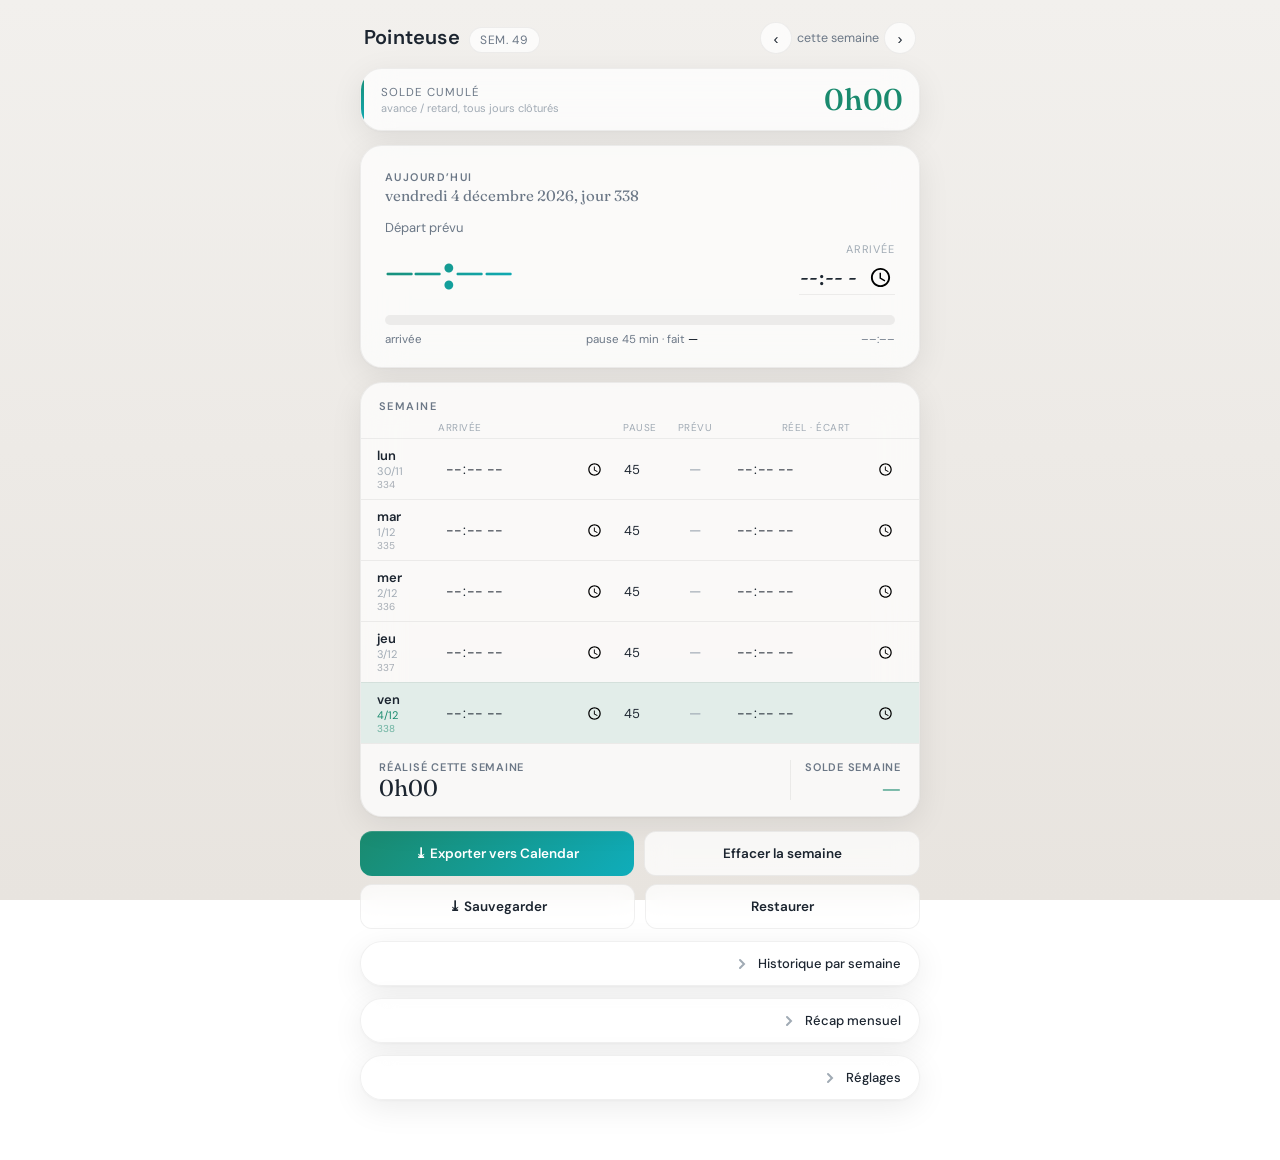
<file: index.html>
<!DOCTYPE html>
<html lang="fr">
<head>
<meta charset="UTF-8">
<meta name="viewport" content="width=device-width, initial-scale=1.0, viewport-fit=cover">
<title>Pointeuse</title>
<meta name="description" content="Application de suivi des heures de travail — 39h/semaine">
<meta property="og:title" content="Pointeuse">
<meta property="og:description" content="PWA de suivi des heures de travail — solde, export CSV/ICS, mode hors-ligne">
<meta property="og:type" content="website">
<meta property="og:url" content="https://josuerochadev.github.io/pointeuse/">
<meta property="og:image" content="https://josuerochadev.github.io/pointeuse/icons/icon-512.png">
<meta name="apple-mobile-web-app-capable" content="yes">
<meta name="mobile-web-app-capable" content="yes">
<meta name="apple-mobile-web-app-status-bar-style" content="black-translucent">
<meta name="apple-mobile-web-app-title" content="Pointeuse">
<meta name="theme-color" content="#0F1419" media="(prefers-color-scheme: dark)">
<meta name="theme-color" content="#F2F0ED" media="(prefers-color-scheme: light)">
<link rel="manifest" href="manifest.json">
<link rel="apple-touch-icon" href="icons/apple-touch-icon.png">
<link rel="icon" type="image/png" sizes="192x192" href="icons/icon-192.png">
<link rel="preconnect" href="https://fonts.googleapis.com">
<link rel="preconnect" href="https://fonts.gstatic.com" crossorigin>
<link href="https://fonts.googleapis.com/css2?family=Fraunces:opsz,wght@9..144,400;9..144,500;9..144,600&family=DM+Sans:wght@400;500;600&display=swap" rel="stylesheet">
<link rel="stylesheet" href="style.css">
</head>
<body>
<a href="#app" class="skip-link">Aller au contenu</a>
<div class="wrap" id="app" role="main" aria-label="Pointeuse"><div class="loading">Chargement...</div></div>
<div class="toast" id="toast" role="status" aria-live="polite"></div>
<input type="file" id="imp" accept="application/json" style="display:none" aria-label="Importer une sauvegarde">
<script type="module" src="app.js"></script>
</body>
</html>
</file>
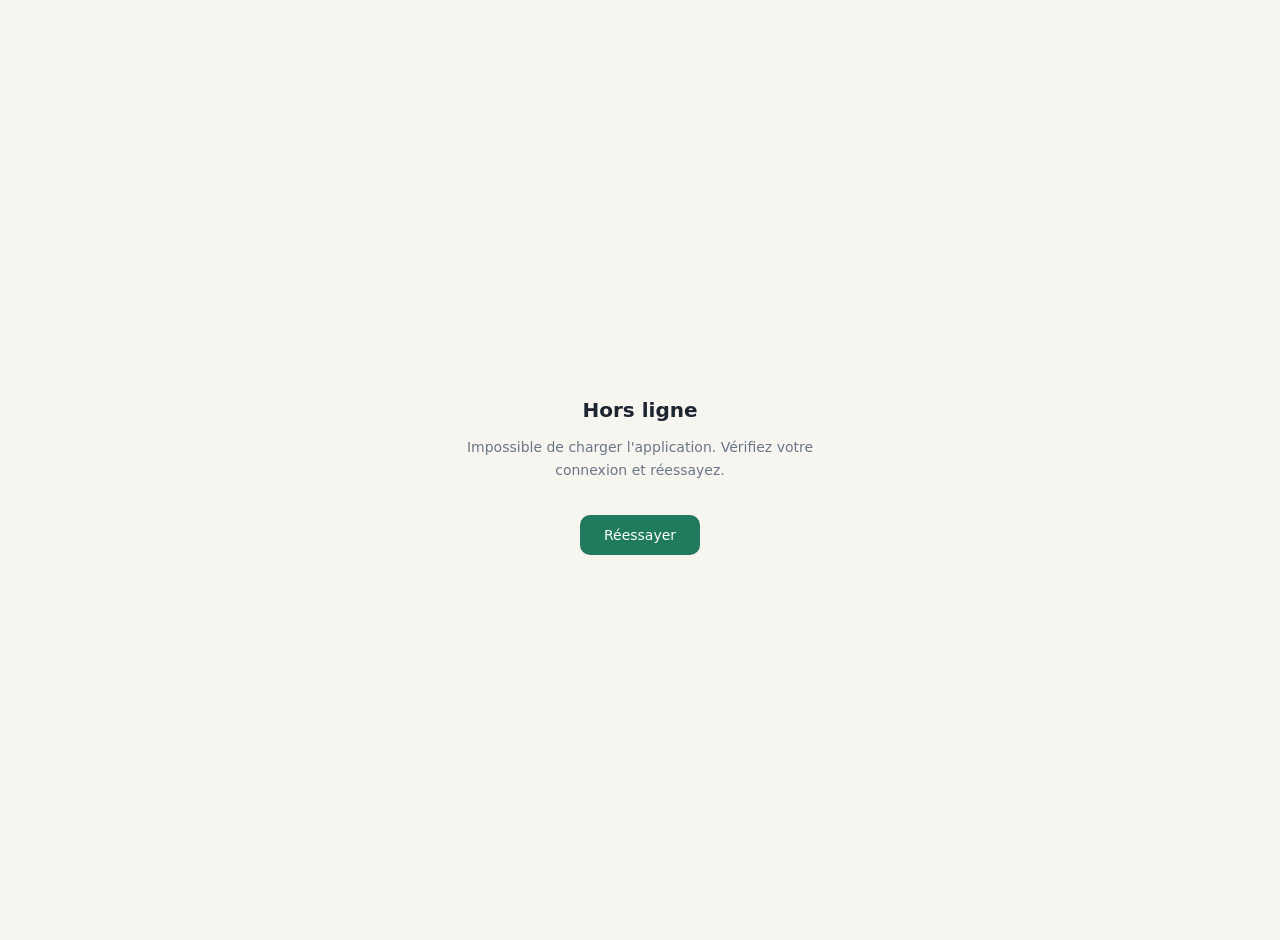
<file: offline.html>
<!DOCTYPE html>
<html lang="fr">
<head>
<meta charset="UTF-8">
<meta name="viewport" content="width=device-width,initial-scale=1">
<title>Pointeuse — Hors ligne</title>
<style>
body{font-family:system-ui,sans-serif;background:#161D26;color:#C5CFDA;display:flex;align-items:center;justify-content:center;min-height:100vh;margin:0;text-align:center;padding:20px}
.box{max-width:360px}
h1{font-size:20px;margin-bottom:12px}
p{font-size:14px;color:#7E8A98;line-height:1.6}
button{margin-top:20px;background:#1F7A5E;color:#fff;border:none;border-radius:10px;padding:12px 24px;font-size:14px;cursor:pointer;font-family:inherit}
@media(prefers-color-scheme:light){
  body{background:#F7F5F0;color:#1C2530}
  p{color:#6A7686}
}
</style>
</head>
<body>
<div class="box">
<h1>Hors ligne</h1>
<p>Impossible de charger l'application. V&eacute;rifiez votre connexion et r&eacute;essayez.</p>
<button onclick="location.reload()">R&eacute;essayer</button>
</div>
</body>
</html>
</file>
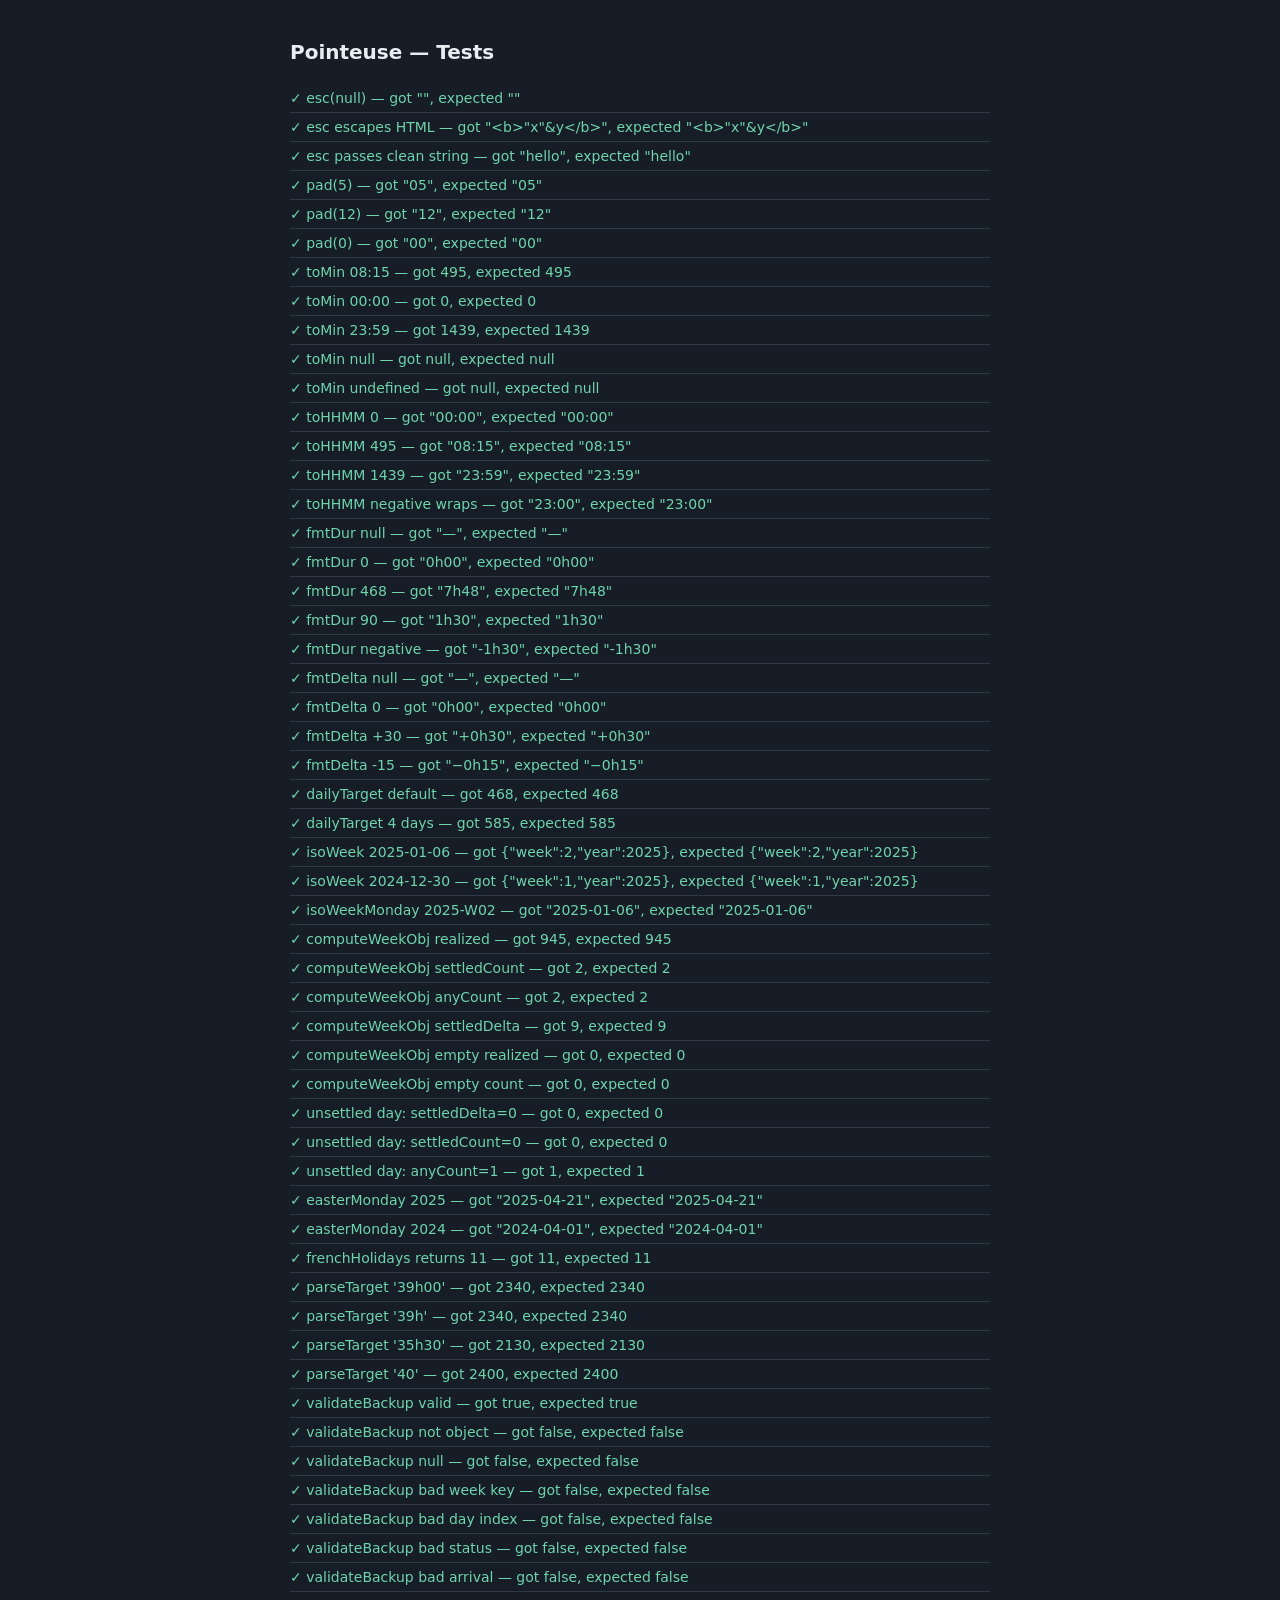
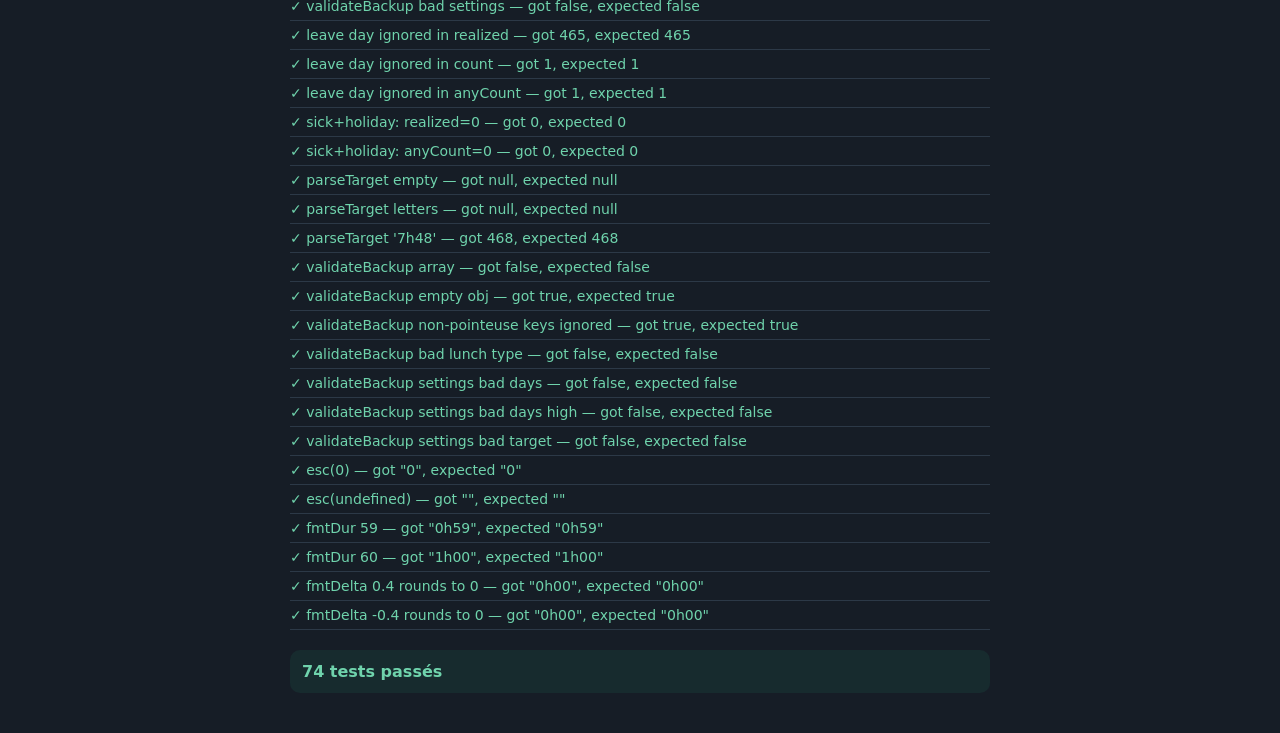
<file: tests.html>
<!DOCTYPE html>
<html lang="fr">
<head>
<meta charset="UTF-8">
<title>Pointeuse — Tests unitaires</title>
<style>
body{font-family:system-ui;max-width:700px;margin:40px auto;padding:0 16px;background:#161D26;color:#E8EDF2}
h1{font-size:20px;margin-bottom:20px}
.pass{color:#6FD3AC}.fail{color:#E6AE72}
.result{padding:6px 0;font-size:14px;border-bottom:1px solid #2C3947}
.summary{margin-top:20px;font-size:16px;font-weight:600;padding:12px;border-radius:10px}
.summary.ok{background:rgba(31,122,94,.15);color:#6FD3AC}
.summary.ko{background:rgba(181,112,42,.15);color:#E6AE72}
</style>
</head>
<body>
<h1>Pointeuse — Tests</h1>
<div id="out"></div>
<div id="sum"></div>
<script type="module">
import{DEFAULTS,esc,pad,toMin,toHHMM,fmtDur,fmtDelta,dailyTarget,isoWeek,isoWeekMonday,computeWeekObj,easterMonday,frenchHolidays,parseTarget,validateBackup}from"./compute.js";

let _passed=0,_failed=0;
const _out=document.getElementById("out");
function assert(name,cond){
  if(cond){_passed++;_out.innerHTML+=`<div class="result pass">\u2713 ${name}</div>`;}
  else{_failed++;_out.innerHTML+=`<div class="result fail">\u2717 ${name}</div>`;}
}
function eq(name,a,b){assert(name+` \u2014 got ${JSON.stringify(a)}, expected ${JSON.stringify(b)}`,JSON.stringify(a)===JSON.stringify(b));}
function localDate(d){return d.getFullYear()+"-"+pad(d.getMonth()+1)+"-"+pad(d.getDate());}

const settings={...DEFAULTS};

// --- esc ---
eq("esc(null)",esc(null),"");
eq("esc escapes HTML",esc('<b>"x"&y</b>'),'&lt;b&gt;&quot;x&quot;&amp;y&lt;/b&gt;');
eq("esc passes clean string",esc("hello"),"hello");

// --- pad ---
eq("pad(5)",pad(5),"05");
eq("pad(12)",pad(12),"12");
eq("pad(0)",pad(0),"00");

// --- toMin ---
eq("toMin 08:15",toMin("08:15"),495);
eq("toMin 00:00",toMin("00:00"),0);
eq("toMin 23:59",toMin("23:59"),1439);
eq("toMin null",toMin(""),null);
eq("toMin undefined",toMin(undefined),null);

// --- toHHMM ---
eq("toHHMM 0",toHHMM(0),"00:00");
eq("toHHMM 495",toHHMM(495),"08:15");
eq("toHHMM 1439",toHHMM(1439),"23:59");
eq("toHHMM negative wraps",toHHMM(-60),"23:00");

// --- fmtDur ---
eq("fmtDur null",fmtDur(null),"\u2014");
eq("fmtDur 0",fmtDur(0),"0h00");
eq("fmtDur 468",fmtDur(468),"7h48");
eq("fmtDur 90",fmtDur(90),"1h30");
eq("fmtDur negative",fmtDur(-90),"-1h30");

// --- fmtDelta ---
eq("fmtDelta null",fmtDelta(null),"\u2014");
eq("fmtDelta 0",fmtDelta(0),"0h00");
eq("fmtDelta +30",fmtDelta(30),"+0h30");
eq("fmtDelta -15",fmtDelta(-15),"\u22120h15");

// --- dailyTarget ---
eq("dailyTarget default",dailyTarget(settings),468);
eq("dailyTarget 4 days",dailyTarget({...settings,days:4}),585);

// --- isoWeek ---
eq("isoWeek 2025-01-06",isoWeek(new Date(2025,0,6)),{week:2,year:2025});
eq("isoWeek 2024-12-30",isoWeek(new Date(2024,11,30)),{week:1,year:2025});

// --- isoWeekMonday ---
eq("isoWeekMonday 2025-W02",localDate(isoWeekMonday(2025,2)),"2025-01-06");

// --- computeWeekObj ---
const testWeek={
  0:{arrival:"08:15",lunch:45,actualDeparture:"17:00"},
  1:{arrival:"08:00",lunch:45,actualDeparture:"16:30"},
  2:{arrival:"08:15",status:"leave"},
};
const cw=computeWeekObj(testWeek,settings);
eq("computeWeekObj realized",cw.realized,945);
eq("computeWeekObj settledCount",cw.settledCount,2);
eq("computeWeekObj anyCount",cw.anyCount,2);
eq("computeWeekObj settledDelta",cw.settledDelta,9);

const cwEmpty=computeWeekObj({},settings);
eq("computeWeekObj empty realized",cwEmpty.realized,0);
eq("computeWeekObj empty count",cwEmpty.settledCount,0);

const cw2=computeWeekObj({0:{arrival:"08:15",lunch:45}},settings);
eq("unsettled day: settledDelta=0",cw2.settledDelta,0);
eq("unsettled day: settledCount=0",cw2.settledCount,0);
eq("unsettled day: anyCount=1",cw2.anyCount,1);

// --- easterMonday ---
eq("easterMonday 2025",localDate(easterMonday(2025)),"2025-04-21");
eq("easterMonday 2024",localDate(easterMonday(2024)),"2024-04-01");

// --- frenchHolidays ---
eq("frenchHolidays returns 11",frenchHolidays(2025).length,11);

// --- parseTarget ---
eq("parseTarget '39h00'",parseTarget("39h00"),2340);
eq("parseTarget '39h'",parseTarget("39h"),2340);
eq("parseTarget '35h30'",parseTarget("35h30"),2130);
eq("parseTarget '40'",parseTarget("40"),2400);

// --- validateBackup ---
const validBk={"pointeuse:settings":'{"weeklyTarget":2340,"days":5,"lunch":45,"arrival":"08:15"}',"pointeuse:week:2025-W25":'{"0":{"arrival":"08:15","lunch":45,"actualDeparture":"17:00"}}'};
eq("validateBackup valid",validateBackup(validBk),true);
eq("validateBackup not object",validateBackup("string"),false);
eq("validateBackup null",validateBackup(null),false);
eq("validateBackup bad week key",validateBackup({"pointeuse:week:bad":'{}'}),false);
eq("validateBackup bad day index",validateBackup({"pointeuse:week:2025-W01":'{"9":{}}'}),false);
eq("validateBackup bad status",validateBackup({"pointeuse:week:2025-W01":'{"0":{"status":"foo"}}'}),false);
eq("validateBackup bad arrival",validateBackup({"pointeuse:week:2025-W01":'{"0":{"arrival":"abc"}}'}),false);
eq("validateBackup bad settings",validateBackup({"pointeuse:settings":'"not an object"'}),false);

// --- computeWeekObj leave/holiday/sick days ---
const cwLeave=computeWeekObj({0:{status:"leave"},1:{arrival:"08:00",lunch:45,actualDeparture:"16:30"}},settings);
eq("leave day ignored in realized",cwLeave.realized,465);
eq("leave day ignored in count",cwLeave.settledCount,1);
eq("leave day ignored in anyCount",cwLeave.anyCount,1);

const cwSick=computeWeekObj({0:{status:"sick"},1:{status:"holiday"}},settings);
eq("sick+holiday: realized=0",cwSick.realized,0);
eq("sick+holiday: anyCount=0",cwSick.anyCount,0);

// --- parseTarget edge cases ---
eq("parseTarget empty",parseTarget(""),null);
eq("parseTarget letters",parseTarget("abc"),null);
eq("parseTarget '7h48'",parseTarget("7h48"),468);

// --- validateBackup edge cases ---
eq("validateBackup array",validateBackup([]),false);
eq("validateBackup empty obj",validateBackup({}),true);
eq("validateBackup non-pointeuse keys ignored",validateBackup({"other":"value"}),true);
eq("validateBackup bad lunch type",validateBackup({"pointeuse:week:2025-W01":'{"0":{"lunch":"string"}}'}),false);
eq("validateBackup settings bad days",validateBackup({"pointeuse:settings":'{"days":0}'}),false);
eq("validateBackup settings bad days high",validateBackup({"pointeuse:settings":'{"days":8}'}),false);
eq("validateBackup settings bad target",validateBackup({"pointeuse:settings":'{"weeklyTarget":-1}'}),false);

// --- esc edge cases ---
eq("esc(0)",esc(0),"0");
eq("esc(undefined)",esc(undefined),"");

// --- fmtDur edge cases ---
eq("fmtDur 59",fmtDur(59),"0h59");
eq("fmtDur 60",fmtDur(60),"1h00");

// --- fmtDelta rounding ---
eq("fmtDelta 0.4 rounds to 0",fmtDelta(0.4),"0h00");
eq("fmtDelta -0.4 rounds to 0",fmtDelta(-0.4),"0h00");

// --- Summary ---
const sum=document.getElementById("sum");
if(_failed===0){sum.className="summary ok";sum.textContent=`${_passed} tests pass\u00e9s`;}
else{sum.className="summary ko";sum.textContent=`${_failed} \u00e9chec(s) / ${_passed+_failed} tests`;}
</script>
</body>
</html>
</file>
<file: style.css>
/* ============================================================
   Pointeuse — Soft Glass Design System
   Light-first, dark via prefers-color-scheme
   ============================================================ */

/* 1. Design Tokens */
:root {
  --bg-start: #F2F0ED;
  --bg-end: #E8E4DF;
  --surface: rgba(255,255,255,0.72);
  --surface-border: rgba(0,0,0,0.06);
  --surface-hover: rgba(0,0,0,0.03);
  --text: #1C2530;
  --muted: #6B7786;
  --faint: #A0AAB4;
  --positive: #1A8A6E;
  --positive-end: #0FADBB;
  --positive-soft: rgba(26,138,110,0.10);
  --negative: #C46A28;
  --negative-end: #E8946A;
  --negative-soft: rgba(196,106,40,0.10);
  --sick: #A78BFA;
  --radius-card: 22px;
  --radius-input: 12px;
  --radius-badge: 8px;
  --shadow: 0 1px 3px rgba(0,0,0,0.04), 0 8px 32px rgba(0,0,0,0.08);
  --gap-section: 16px;
}

@media (prefers-color-scheme: dark) {
  :root {
    --bg-start: #0F1419;
    --bg-end: #161D26;
    --surface: rgba(255,255,255,0.06);
    --surface-border: rgba(255,255,255,0.08);
    --surface-hover: rgba(255,255,255,0.04);
    --text: #E8ECF0;
    --muted: #8A95A0;
    --faint: #5A6570;
    --positive: #6FD3AC;
    --positive-end: #4ABFA0;
    --positive-soft: rgba(111,211,172,0.12);
    --negative: #E6AE72;
    --negative-end: #D08A50;
    --negative-soft: rgba(230,174,114,0.12);
    --shadow: 0 1px 3px rgba(0,0,0,0.12), 0 8px 32px rgba(0,0,0,0.24);
  }
}

/* 2. Base Reset & Body */
*, *::before, *::after { box-sizing: border-box; margin: 0; padding: 0; }

html, body {
  -webkit-font-smoothing: antialiased;
  -moz-osx-font-smoothing: grayscale;
}

body {
  background: linear-gradient(180deg, var(--bg-start), var(--bg-end));
  background-attachment: fixed;
  color: var(--text);
  font-family: "DM Sans", system-ui, sans-serif;
  min-height: 100vh;
  padding: 22px 16px 60px;
  padding-top: calc(22px + env(safe-area-inset-top, 0px));
  display: flex;
  justify-content: center;
}

.wrap { width: 100%; max-width: 560px; }

/* 3. Glass utility */
.glass {
  background: var(--surface);
  backdrop-filter: blur(16px);
  -webkit-backdrop-filter: blur(16px);
  border: 1px solid var(--surface-border);
}

@supports not (backdrop-filter: blur(1px)) {
  /* Solid fallback */
  .glass,
  .balance,
  .hero,
  .card,
  details.panel,
  .weeknav button,
  .brand span {
    background: var(--bg-start);
  }
  @media (prefers-color-scheme: dark) {
    .glass,
    .balance,
    .hero,
    .card,
    details.panel,
    .weeknav button,
    .brand span {
      background: #1a2230;
    }
  }
}

/* 4. Header (top bar) */
.top {
  display: flex;
  align-items: center;
  justify-content: space-between;
  margin-bottom: 14px;
  padding: 0 4px;
}

.brand { display: flex; align-items: baseline; gap: 9px; }

.brand b {
  font-family: "DM Sans", system-ui, sans-serif;
  font-weight: 600;
  font-size: 20px;
  color: var(--text);
  letter-spacing: .2px;
}

.brand span {
  font-size: 12px;
  color: var(--muted);
  letter-spacing: .06em;
  text-transform: uppercase;
  background: var(--surface);
  backdrop-filter: blur(12px);
  -webkit-backdrop-filter: blur(12px);
  border: 1px solid var(--surface-border);
  padding: 4px 10px;
  border-radius: 20px;
}

.weeknav { display: flex; align-items: center; gap: 4px; }

.weeknav button {
  background: var(--surface);
  backdrop-filter: blur(12px);
  -webkit-backdrop-filter: blur(12px);
  border: 1px solid var(--surface-border);
  color: var(--text);
  width: 32px;
  height: 32px;
  border-radius: 50%;
  font-size: 15px;
  cursor: pointer;
  line-height: 1;
  display: flex;
  align-items: center;
  justify-content: center;
  transition: background .15s, transform .1s;
}

.weeknav button:hover { background: var(--surface-hover); }
.weeknav button:active { transform: scale(0.95); }

.weeknav .lbl {
  font-size: 12.5px;
  color: var(--muted);
  min-width: 84px;
  text-align: center;
}

.weeknav .today {
  font-size: 11px;
  padding: 0 10px;
  width: auto;
  border-radius: 20px;
  color: var(--positive);
}

/* 5. Balance card */
.balance {
  display: flex;
  align-items: center;
  justify-content: space-between;
  background: var(--surface);
  backdrop-filter: blur(16px);
  -webkit-backdrop-filter: blur(16px);
  border: 1px solid var(--surface-border);
  border-radius: var(--radius-card);
  padding: 12px 16px 12px 20px;
  margin-bottom: 14px;
  cursor: pointer;
  transition: background .15s, transform .2s ease-out;
  position: relative;
  overflow: hidden;
  box-shadow: var(--shadow);
}

.balance::before {
  content: "";
  position: absolute;
  left: 0;
  top: 0;
  bottom: 0;
  width: 3px;
  background: linear-gradient(180deg, var(--positive), var(--positive-end));
  border-radius: 3px 0 0 3px;
}

.balance.neg-accent::before {
  background: linear-gradient(180deg, var(--negative), var(--negative-end));
}

.balance:hover { background: var(--surface-hover); }
.balance:active { transform: scale(0.97); }

.balance .l {
  font-size: 11.5px;
  color: var(--muted);
  text-transform: uppercase;
  letter-spacing: .09em;
}

.balance .l small {
  display: block;
  text-transform: none;
  letter-spacing: 0;
  color: var(--faint);
  font-size: 11px;
  margin-top: 1px;
}

.balance b {
  font-family: "Fraunces", serif;
  font-weight: 500;
  font-size: 30px;
  font-variant-numeric: tabular-nums;
  color: var(--text);
}

.balance b.pos { color: var(--positive); }
.balance b.neg { color: var(--negative); }

/* 6. Warning banner */
.warn {
  display: flex;
  align-items: center;
  gap: 10px;
  background: var(--negative-soft);
  border: 1px solid var(--negative-soft);
  border-radius: var(--radius-card);
  padding: 11px 16px;
  margin-bottom: 14px;
  cursor: pointer;
  transition: background .15s;
}

.warn:hover { background: var(--negative-soft); }
.warn .wico { font-size: 16px; flex-shrink: 0; }
.warn .wtxt { font-size: 12.5px; color: var(--negative); line-height: 1.4; }
.warn .wtxt b { color: var(--negative); font-weight: 600; }

.unclosed-dot {
  display: inline-block;
  width: 7px;
  height: 7px;
  border-radius: 50%;
  background: var(--negative);
  margin-left: 4px;
  vertical-align: middle;
}

/* 7. Hero card */
.hero {
  background: var(--surface);
  backdrop-filter: blur(20px);
  -webkit-backdrop-filter: blur(20px);
  border: 1px solid var(--surface-border);
  border-radius: var(--radius-card);
  box-shadow: var(--shadow);
  padding: 24px 24px 20px;
  margin-bottom: 14px;
  position: relative;
  overflow: hidden;
}

.hero .eyebrow {
  font-size: 11px;
  letter-spacing: .13em;
  text-transform: uppercase;
  color: var(--muted);
  font-weight: 600;
}

.hero .date {
  font-family: "Fraunces", serif;
  font-size: 15px;
  color: var(--muted);
  margin-top: 2px;
}

.leaverow {
  display: flex;
  align-items: flex-end;
  justify-content: space-between;
  gap: 12px;
  margin-top: 14px;
}

.leaverow .lab {
  font-size: 13px;
  color: var(--muted);
  margin-bottom: 6px;
}

.bigtime {
  font-family: "Fraunces", serif;
  font-weight: 500;
  font-size: 58px;
  line-height: .92;
  letter-spacing: -.01em;
  font-variant-numeric: tabular-nums;
  background: linear-gradient(135deg, var(--positive), var(--positive-end));
  -webkit-background-clip: text;
  background-clip: text;
  color: transparent;
}

.bigtime.over {
  background: linear-gradient(135deg, var(--negative), var(--negative-end));
  -webkit-background-clip: text;
  background-clip: text;
  color: transparent;
}

.quick {
  display: flex;
  flex-direction: column;
  align-items: flex-end;
  gap: 4px;
}

.quick label {
  font-size: 11px;
  color: var(--faint);
  text-transform: uppercase;
  letter-spacing: .08em;
}

.quick input {
  font-family: "Fraunces", serif;
  font-size: 22px;
  color: var(--text);
  border: none;
  border-bottom: 1.5px solid var(--surface-border);
  background: transparent;
  text-align: right;
  width: 96px;
  padding: 2px 0;
  font-variant-numeric: tabular-nums;
}

.quick input:focus {
  outline: none;
  border-bottom-color: var(--positive);
}

/* Timeline */
.timeline { margin-top: 20px; }

.bar {
  height: 10px;
  border-radius: 6px;
  background: var(--surface-border);
  position: relative;
  overflow: visible;
}

.bar .fill {
  position: absolute;
  left: 0;
  top: 0;
  bottom: 0;
  background: linear-gradient(90deg, var(--positive), var(--positive-end));
  border-radius: 6px;
  transition: width .4s ease;
}

.bar .fill.over {
  background: linear-gradient(90deg, var(--negative), var(--negative-end));
}

.bar .fill.active {
  background: linear-gradient(90deg, var(--positive), var(--positive-end), var(--positive), var(--positive-end));
  background-size: 200% 100%;
  animation: shimmer 3s ease-in-out infinite;
}

/* Now marker: dot, not line */
.bar .now {
  position: absolute;
  top: -3px;
  transform: translateX(-50%);
  width: 8px;
  height: 8px;
  border-radius: 50%;
  background: var(--positive);
  animation: pulse-glow 2s ease-in-out infinite;
}

.ticks {
  display: flex;
  justify-content: space-between;
  margin-top: 7px;
  font-size: 11.5px;
  color: var(--muted);
  font-variant-numeric: tabular-nums;
}

.ticks b { color: var(--text); font-weight: 500; }

/* 8. Week table card */
.card {
  background: var(--surface);
  backdrop-filter: blur(20px);
  -webkit-backdrop-filter: blur(20px);
  border: 1px solid var(--surface-border);
  border-radius: var(--radius-card);
  box-shadow: var(--shadow);
  overflow: hidden;
}

.card h2 {
  font-size: 11px;
  letter-spacing: .13em;
  text-transform: uppercase;
  color: var(--muted);
  font-weight: 600;
  padding: 16px 18px 8px;
}

.head, .row {
  display: grid;
  grid-template-columns: 54px 1fr 42px 54px 1fr;
  align-items: center;
  gap: 7px;
  padding: 8px 16px;
}

.head {
  font-size: 10px;
  text-transform: uppercase;
  letter-spacing: .05em;
  color: var(--faint);
  padding-bottom: 4px;
  padding-top: 0;
}

.head span:nth-child(3),
.head span:nth-child(4),
.head span:nth-child(5) { text-align: center; }

.row { border-top: 1px solid var(--surface-border); }
.row.today { background: var(--positive-soft); }

.row .day {
  font-weight: 600;
  font-size: 13px;
  color: var(--text);
  cursor: pointer;
  -webkit-user-select: none;
  user-select: none;
}

.row .day small {
  display: block;
  font-weight: 400;
  font-size: 11px;
  color: var(--faint);
}

.row .day .quant {
  font-size: 10px;
  color: var(--muted);
  opacity: .6;
}

.row.today .day small { color: var(--positive); }

/* Time inputs */
.row input[type=time] {
  font-family: inherit;
  font-size: 14px;
  border: 1px solid transparent;
  border-radius: var(--radius-input);
  padding: 6px 6px;
  width: 100%;
  background: transparent;
  color: var(--text);
  font-variant-numeric: tabular-nums;
  transition: border-color .15s, box-shadow .15s;
}

.row input[type=time]:hover {
  border-color: var(--surface-border);
}

.row input[type=time]:focus {
  outline: none;
  border-color: var(--positive);
  box-shadow: 0 0 0 3px var(--positive-soft);
}

.row .pause input {
  width: 40px;
  text-align: center;
  font-size: 13px;
  border: 1px solid transparent;
  border-radius: var(--radius-input);
  padding: 6px 2px;
  font-family: inherit;
  color: var(--text);
  background: transparent;
  transition: border-color .15s;
}

.row .pause input:hover { border-color: var(--surface-border); }

.row .pause input:focus {
  outline: none;
  border-color: var(--positive);
}

.row .prev {
  text-align: center;
  font-size: 14px;
  color: var(--positive);
  font-weight: 500;
  font-variant-numeric: tabular-nums;
}

.row .prev.empty { color: var(--faint); }

.realcell { display: flex; flex-direction: column; gap: 2px; }

/* Delta pill badges */
.ddelta {
  font-size: 11px;
  font-variant-numeric: tabular-nums;
  text-align: center;
  font-weight: 600;
  line-height: 1;
  padding: 3px 8px;
  border-radius: var(--radius-badge);
}

.ddelta.pos {
  color: var(--positive);
  background: var(--positive-soft);
}

.ddelta.neg {
  color: var(--negative);
  background: var(--negative-soft);
}

/* Day status badges */
.day-badge {
  font-size: 10px;
  font-weight: 500;
  letter-spacing: .04em;
  margin-top: 1px;
  line-height: 1;
}

.day-badge.leave { color: var(--positive); }
.day-badge.holiday { color: var(--negative); }
.day-badge.sick { color: var(--sick); }

.row.off input { opacity: .25; pointer-events: none; }
.row.off .prev { opacity: .25; }

/* 9. Summary row */
.sum {
  display: flex;
  align-items: stretch;
  justify-content: space-between;
  gap: 14px;
  padding: 16px 18px;
  border-top: 1px solid var(--surface-border);
}

.sum .lab {
  font-size: 11px;
  color: var(--muted);
  text-transform: uppercase;
  letter-spacing: .07em;
  font-weight: 600;
  margin-bottom: 3px;
}

.sum .val {
  font-family: "Fraunces", serif;
  font-size: 23px;
  font-variant-numeric: tabular-nums;
  line-height: 1;
  color: var(--text);
}

.sum .val small {
  font-size: 12px;
  color: var(--faint);
  font-family: "DM Sans", system-ui, sans-serif;
  font-weight: 400;
  display: block;
  margin-top: 3px;
}

.sum .soldebox {
  text-align: right;
  border-left: 1px solid var(--surface-border);
  padding-left: 14px;
}

.sum .sval {
  font-family: "Fraunces", serif;
  font-size: 23px;
  font-variant-numeric: tabular-nums;
  line-height: 1;
}

.sum .sval.pos { color: var(--positive); }
.sum .sval.neg { color: var(--negative); }

/* 10. Buttons */
.actions { display: flex; gap: 10px; margin-top: 14px; }

.btn {
  flex: 1;
  border: none;
  border-radius: var(--radius-input);
  padding: 13px;
  font-family: inherit;
  font-size: 13.5px;
  font-weight: 600;
  cursor: pointer;
  transition: all .2s ease-out;
  display: flex;
  align-items: center;
  justify-content: center;
  gap: 7px;
}

.btn:active { transform: scale(0.97); }

.btn-primary {
  background: linear-gradient(135deg, var(--positive), var(--positive-end));
  color: #fff;
  box-shadow: inset 0 1px 0 rgba(255,255,255,0.15);
}

.btn-primary:hover { opacity: .9; }

.btn-ghost {
  background: var(--surface);
  backdrop-filter: blur(12px);
  -webkit-backdrop-filter: blur(12px);
  border: 1px solid var(--surface-border);
  color: var(--text);
}

.btn-ghost:hover { background: var(--surface-hover); }

/* 11. Panels */
details.panel {
  margin-top: 12px;
  background: var(--surface);
  backdrop-filter: blur(16px);
  -webkit-backdrop-filter: blur(16px);
  border: 1px solid var(--surface-border);
  border-radius: var(--radius-card);
  overflow: hidden;
  box-shadow: var(--shadow);
}

details.panel summary {
  list-style: none;
  cursor: pointer;
  padding: 13px 18px;
  font-size: 13px;
  color: var(--text);
  display: flex;
  align-items: center;
  gap: 8px;
  font-weight: 500;
  transition: background .15s;
}

details.panel summary:hover { background: var(--surface-hover); }
details.panel summary::-webkit-details-marker { display: none; }

details.panel[open] summary {
  border-bottom: 1px solid var(--surface-border);
}

/* Chevron */
.chevron {
  width: 16px;
  height: 16px;
  color: var(--faint);
  margin-left: auto;
  flex-shrink: 0;
  transition: transform .2s ease-out;
}

details.panel[open] summary .chevron {
  transform: rotate(90deg);
}

/* 12. Settings */
.setgrid {
  padding: 16px 18px;
  display: grid;
  grid-template-columns: 1fr 1fr;
  gap: 14px;
}

.setgrid .f { display: flex; flex-direction: column; gap: 5px; }

.setgrid label {
  font-size: 11px;
  color: var(--faint);
  text-transform: uppercase;
  letter-spacing: .06em;
}

.setgrid input {
  background: var(--surface-hover);
  border: 1px solid var(--surface-border);
  border-radius: 9px;
  padding: 9px 10px;
  color: var(--text);
  font-family: inherit;
  font-size: 14px;
  font-variant-numeric: tabular-nums;
  transition: border-color .15s, box-shadow .15s;
}

.setgrid input:focus {
  outline: none;
  border-color: var(--positive);
  box-shadow: 0 0 0 3px var(--positive-soft);
}

.sethint {
  grid-column: 1 / -1;
  font-size: 12px;
  color: var(--muted);
  line-height: 1.5;
  margin-top: -2px;
}

.sethint b { color: var(--text); font-weight: 500; }

/* History */
.hist { padding: 6px 0; }

.hrow {
  display: grid;
  grid-template-columns: 1fr auto auto;
  align-items: center;
  gap: 12px;
  padding: 11px 18px;
  cursor: pointer;
  border-top: 1px solid var(--surface-border);
  transition: background .12s, transform .12s;
}

.hrow:first-child { border-top: none; }
.hrow:hover { background: var(--surface-hover); }
.hrow:active { transform: scale(0.97); }

.hrow .hr-date { font-size: 13px; color: var(--text); }

.hrow .hr-date small {
  display: block;
  color: var(--muted);
  font-size: 11px;
  margin-top: 1px;
}

.hrow .hr-tot {
  font-size: 13px;
  color: var(--muted);
  font-variant-numeric: tabular-nums;
}

.hrow .hr-d {
  font-family: "Fraunces", serif;
  font-size: 16px;
  font-variant-numeric: tabular-nums;
  min-width: 62px;
  text-align: right;
}

.hrow .hr-d.pos { color: var(--positive); }
.hrow .hr-d.neg { color: var(--negative); }

.hempty {
  padding: 18px;
  color: var(--muted);
  font-size: 13px;
  text-align: center;
}

/* Monthly recap */
.mrow {
  display: grid;
  grid-template-columns: 1fr auto;
  align-items: center;
  gap: 12px;
  padding: 11px 18px;
  border-top: 1px solid var(--surface-border);
  transition: background .12s;
}

.mrow:first-child { border-top: none; }
.mrow:hover { background: var(--surface-hover); }

.mrow .mr-label { font-size: 13px; color: var(--text); }

.mrow .mr-label small {
  display: block;
  color: var(--muted);
  font-size: 11px;
  margin-top: 1px;
}

.mrow .mr-solde {
  font-family: "Fraunces", serif;
  font-size: 16px;
  font-variant-numeric: tabular-nums;
  text-align: right;
}

.mrow .mr-solde.pos { color: var(--positive); }
.mrow .mr-solde.neg { color: var(--negative); }

/* Sync */
.sync-section {
  grid-column: 1 / -1;
  border-top: 1px solid var(--surface-border);
  padding-top: 14px;
  margin-top: 4px;
}

.sync-row {
  display: flex;
  align-items: center;
  justify-content: space-between;
  gap: 10px;
}

.sync-badge {
  font-size: 12px;
  color: var(--positive);
  display: flex;
  align-items: center;
  gap: 6px;
}

.sync-badge::before {
  content: "";
  width: 7px;
  height: 7px;
  border-radius: 50%;
  background: var(--positive);
}

.sync-badge small {
  color: var(--muted);
  font-size: 11px;
  display: block;
  margin-top: 2px;
}

.sync-connect { display: flex; gap: 8px; width: 100%; }
.sync-connect input { flex: 1; }
.sync-connect button { flex-shrink: 0; }

/* 13. Toast, Loading, Accessibility, SW Update */
.toast {
  position: fixed;
  bottom: 24px;
  left: 50%;
  transform: translateX(-50%) translateY(20px);
  background: var(--text);
  color: var(--bg-start);
  padding: 11px 20px;
  border-radius: var(--radius-input);
  font-size: 13.5px;
  opacity: 0;
  pointer-events: none;
  transition: opacity .25s, transform .25s;
  z-index: 10;
  backdrop-filter: blur(8px);
  -webkit-backdrop-filter: blur(8px);
}

.toast.show {
  opacity: 1;
  transform: translateX(-50%) translateY(0);
}

.loading {
  text-align: center;
  color: var(--muted);
  padding: 40px;
  font-size: 14px;
}

/* Accessibility */
:focus-visible {
  outline: 2px solid var(--positive);
  outline-offset: 2px;
}

:focus:not(:focus-visible) { outline: none; }

.skip-link {
  position: absolute;
  top: -100%;
  left: 16px;
  background: var(--positive);
  color: #fff;
  padding: 8px 16px;
  border-radius: 0 0 8px 8px;
  font-size: 14px;
  font-weight: 600;
  z-index: 100;
  text-decoration: none;
}

.skip-link:focus { top: 0; }

/* SW update bar */
.sw-update {
  position: fixed;
  top: 0;
  left: 0;
  right: 0;
  background: linear-gradient(90deg, var(--positive), var(--positive-end));
  color: #fff;
  text-align: center;
  padding: 10px 16px;
  font-size: 13.5px;
  font-weight: 500;
  z-index: 20;
  display: flex;
  align-items: center;
  justify-content: center;
  gap: 12px;
}

.sw-update button {
  background: rgba(255,255,255,0.2);
  color: #fff;
  border: 1px solid rgba(255,255,255,0.4);
  border-radius: 8px;
  padding: 6px 14px;
  font-family: inherit;
  font-size: 13px;
  font-weight: 600;
  cursor: pointer;
}

/* 14. Animations */
@keyframes shimmer {
  0%   { background-position: 200% 0; }
  100% { background-position: -200% 0; }
}

@keyframes pulse-glow {
  0%, 100% { box-shadow: 0 0 0 3px var(--positive-soft); opacity: .6; }
  50%       { box-shadow: 0 0 0 6px var(--positive-soft); opacity: 1; }
}

@media (prefers-reduced-motion: reduce) {
  *, *::before, *::after {
    animation-duration: 0.01ms !important;
    transition-duration: 0.01ms !important;
  }
}
</file>
